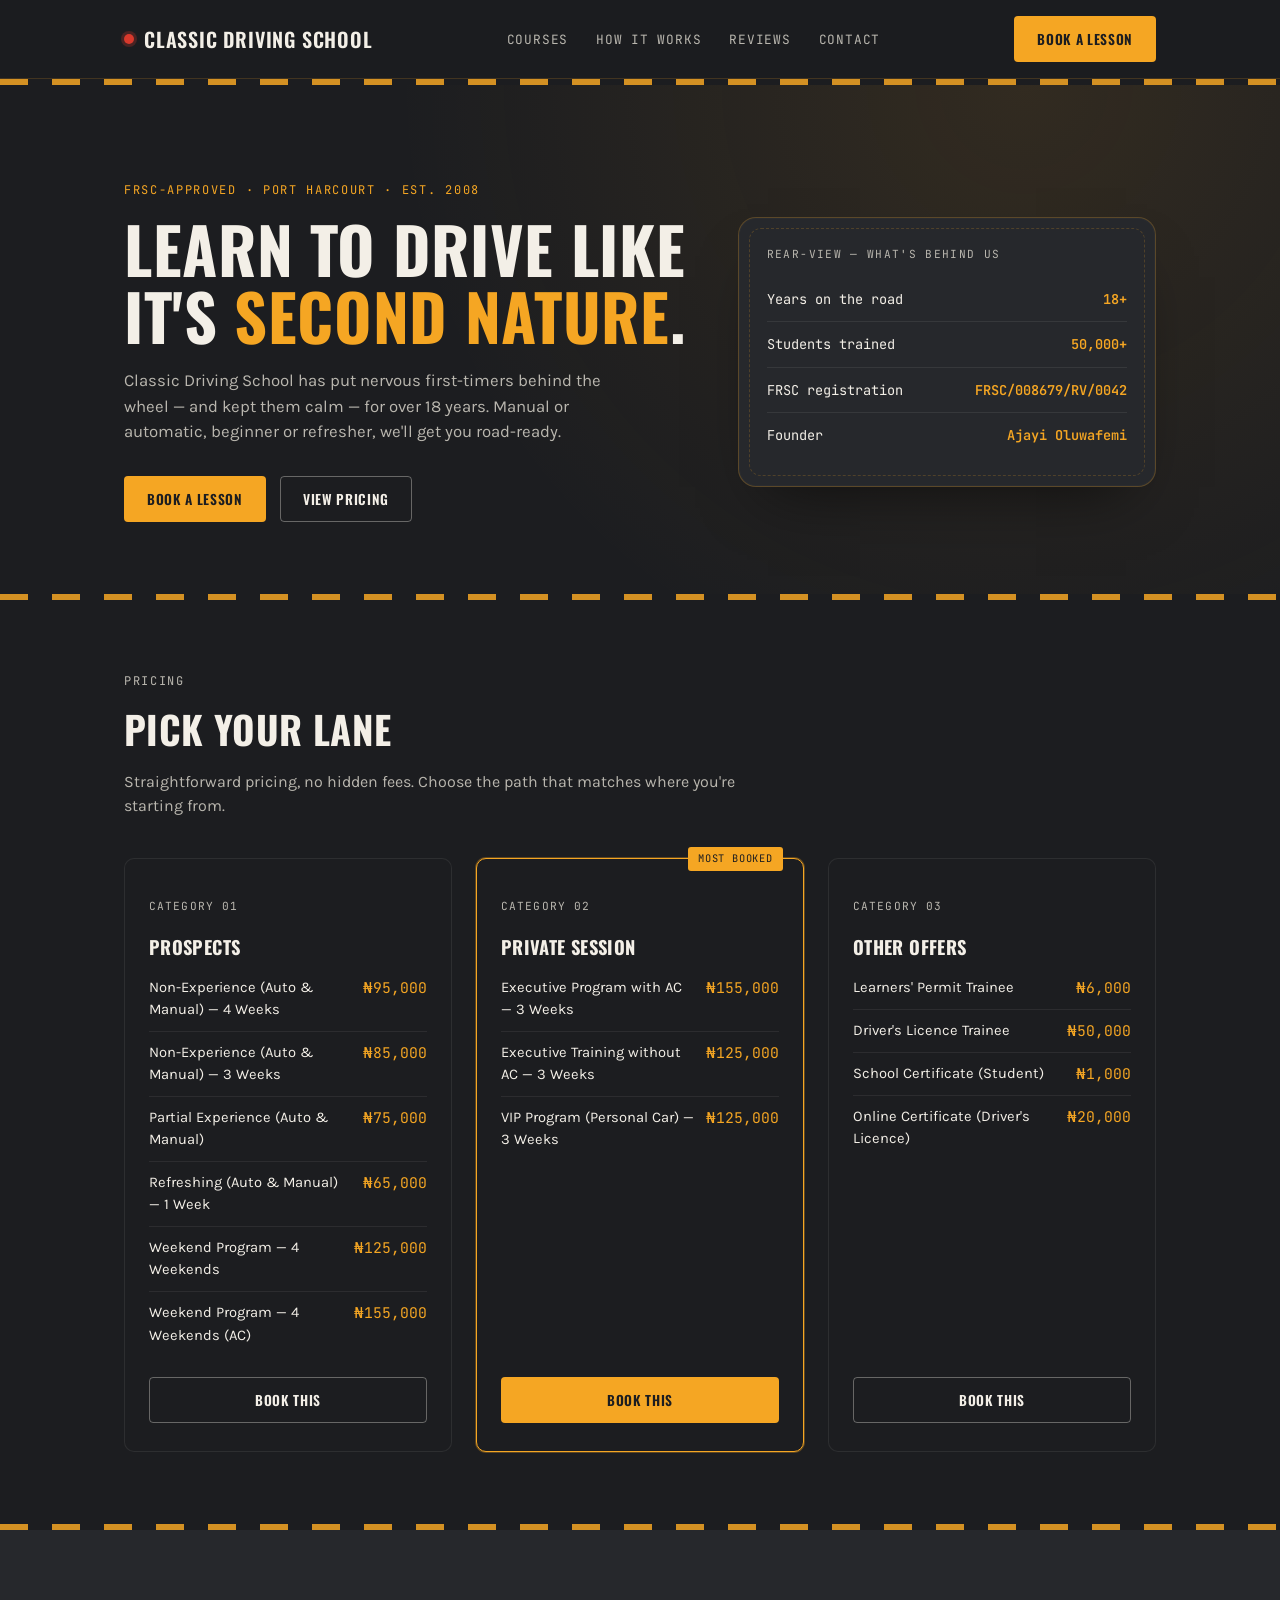
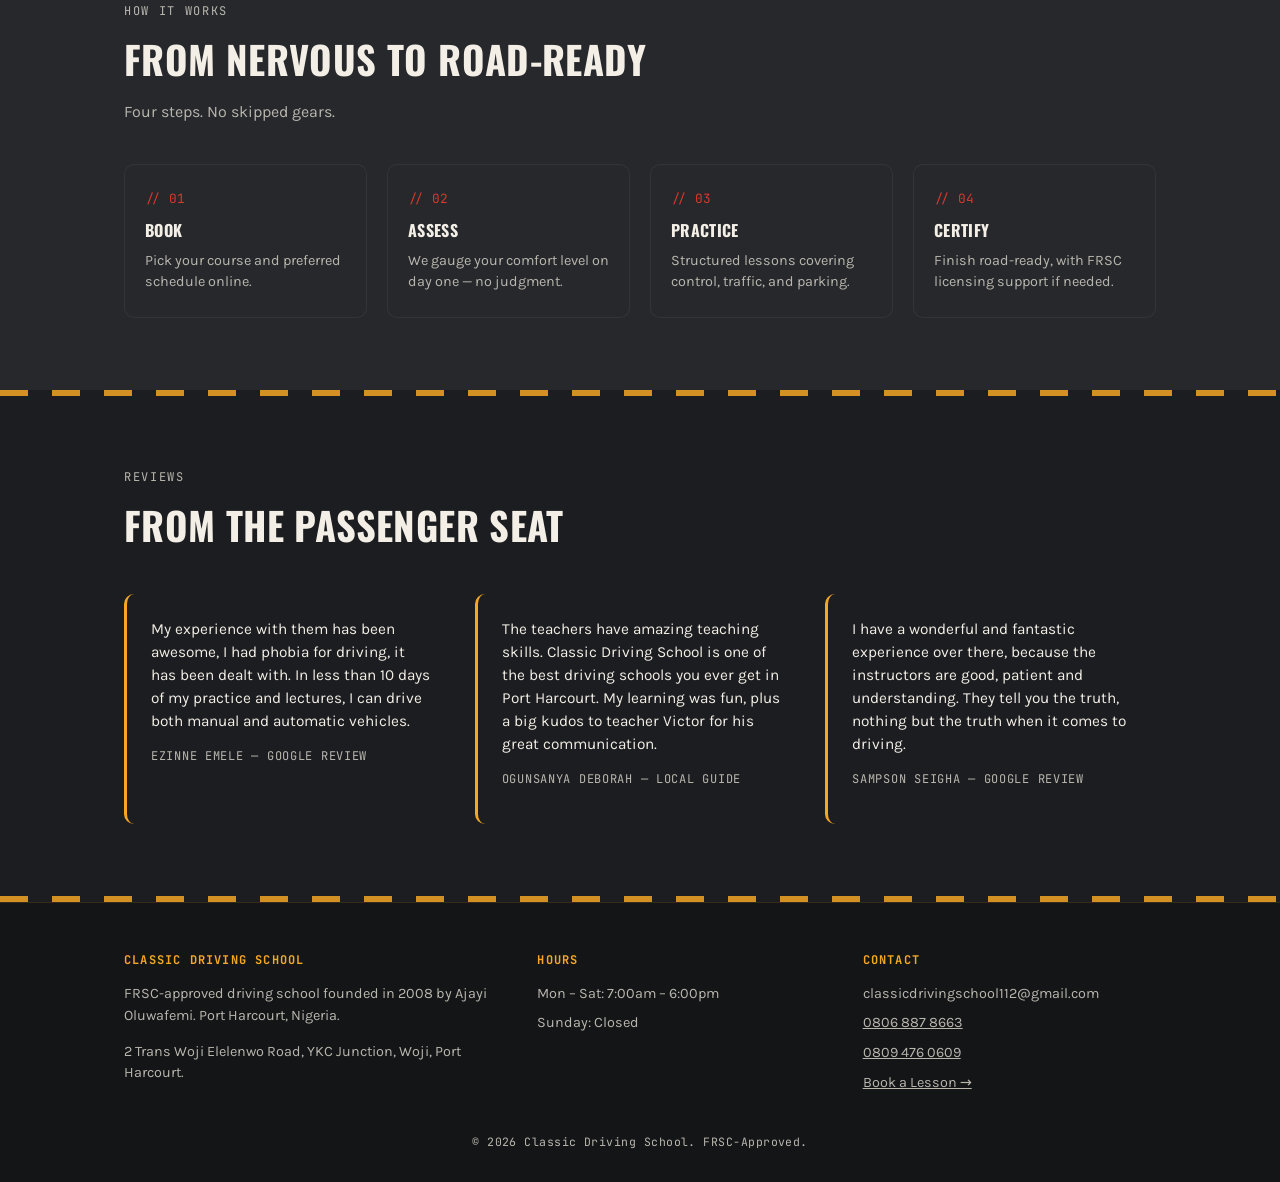
<file: index.html>
<!DOCTYPE html>
<html lang="en">
<head>
<meta charset="UTF-8" />
<meta name="viewport" content="width=device-width, initial-scale=1.0" />
<title>Classic Driving School — Learn to Drive in Port Harcourt, the Right Way</title>
<meta name="description" content="FRSC-approved driving school founded in 2008. Beginner-friendly lessons, manual & automatic transmission, flexible scheduling." />
<link rel="preconnect" href="https://fonts.googleapis.com">
<link rel="preconnect" href="https://fonts.gstatic.com" crossorigin>
<link href="https://fonts.googleapis.com/css2?family=Oswald:wght@500;600;700&family=Karla:wght@400;500;700&family=JetBrains+Mono:wght@400;500&display=swap" rel="stylesheet">
<link rel="stylesheet" href="styles.css">
</head>
<body>

<header class="site-header">
  <div class="container nav-row">
    <a class="brand" href="index.html"><span class="dot"></span>Classic Driving School</a>
    <nav class="primary-nav">
      <a href="#courses">Courses</a>
      <a href="#process">How It Works</a>
      <a href="#reviews">Reviews</a>
      <a href="#contact">Contact</a>
    </nav>
    <a class="btn btn-primary" href="book.html">Book a Lesson</a>
  </div>
</header>
<div class="lane-divider"></div>

<section class="hero">
  <div class="container hero-grid">
    <div>
      <p class="eyebrow">FRSC-Approved &middot; Port Harcourt &middot; Est. 2008</p>
      <h1 class="hero-title">Learn to drive like it's <em>second nature</em>.</h1>
      <p class="hero-sub">Classic Driving School has put nervous first-timers behind the wheel — and kept them calm — for over <span class="years-since-2008">18</span> years. Manual or automatic, beginner or refresher, we'll get you road-ready.</p>
      <div class="hero-actions">
        <a class="btn btn-primary" href="book.html">Book a Lesson</a>
        <a class="btn btn-ghost" href="#courses">View Pricing</a>
      </div>
    </div>
    <div class="mirror">
      <p class="mirror-label">Rear-View — What's Behind Us</p>
      <div class="mirror-stat-row"><span>Years on the road</span><span class="num"><span class="years-since-2008">18</span>+</span></div>
      <div class="mirror-stat-row"><span>Students trained</span><span class="num">50,000+</span></div>
      <div class="mirror-stat-row"><span>FRSC registration</span><span class="num">FRSC/008679/RV/0042</span></div>
      <div class="mirror-stat-row"><span>Founder</span><span class="num">Ajayi Oluwafemi</span></div>
    </div>
  </div>
</section>

<div class="lane-divider"></div>

<section class="section" id="courses">
  <div class="container">
    <div class="section-head">
      <p class="eyebrow">Pricing</p>
      <h2 class="section-title">Pick your lane</h2>
      <p>Straightforward pricing, no hidden fees. Choose the path that matches where you're starting from.</p>
    </div>

    <div class="pricing-grid">

      <div class="price-card">
        <p class="price-cat">Category 01</p>
        <h3>Prospects</h3>
        <ul class="price-list">
          <li><span>Non-Experience (Auto &amp; Manual) — 4 Weeks</span><span class="amount">₦95,000</span></li>
          <li><span>Non-Experience (Auto &amp; Manual) — 3 Weeks</span><span class="amount">₦85,000</span></li>
          <li><span>Partial Experience (Auto &amp; Manual)</span><span class="amount">₦75,000</span></li>
          <li><span>Refreshing (Auto &amp; Manual) — 1 Week</span><span class="amount">₦65,000</span></li>
          <li><span>Weekend Program — 4 Weekends</span><span class="amount">₦125,000</span></li>
          <li><span>Weekend Program — 4 Weekends (AC)</span><span class="amount">₦155,000</span></li>
        </ul>
        <a class="btn btn-ghost" href="book.html">Book This</a>
      </div>

      <div class="price-card featured">
        <span class="tag">Most Booked</span>
        <p class="price-cat">Category 02</p>
        <h3>Private Session</h3>
        <ul class="price-list">
          <li><span>Executive Program with AC — 3 Weeks</span><span class="amount">₦155,000</span></li>
          <li><span>Executive Training without AC — 3 Weeks</span><span class="amount">₦125,000</span></li>
          <li><span>VIP Program (Personal Car) — 3 Weeks</span><span class="amount">₦125,000</span></li>
        </ul>
        <a class="btn btn-primary" href="book.html">Book This</a>
      </div>

      <div class="price-card">
        <p class="price-cat">Category 03</p>
        <h3>Other Offers</h3>
        <ul class="price-list">
          <li><span>Learners' Permit Trainee</span><span class="amount">₦6,000</span></li>
          <li><span>Driver's Licence Trainee</span><span class="amount">₦50,000</span></li>
          <li><span>School Certificate (Student)</span><span class="amount">₦1,000</span></li>
          <li><span>Online Certificate (Driver's Licence)</span><span class="amount">₦20,000</span></li>
        </ul>
        <a class="btn btn-ghost" href="book.html">Book This</a>
      </div>

    </div>
  </div>
</section>

<div class="lane-divider"></div>

<section class="section section-alt" id="process">
  <div class="container">
    <div class="section-head">
      <p class="eyebrow">How It Works</p>
      <h2 class="section-title">From nervous to road-ready</h2>
      <p>Four steps. No skipped gears.</p>
    </div>
    <div class="steps">
      <div class="step">
        <p class="step-marker">// 01</p>
        <h4>Book</h4>
        <p>Pick your course and preferred schedule online.</p>
      </div>
      <div class="step">
        <p class="step-marker">// 02</p>
        <h4>Assess</h4>
        <p>We gauge your comfort level on day one — no judgment.</p>
      </div>
      <div class="step">
        <p class="step-marker">// 03</p>
        <h4>Practice</h4>
        <p>Structured lessons covering control, traffic, and parking.</p>
      </div>
      <div class="step">
        <p class="step-marker">// 04</p>
        <h4>Certify</h4>
        <p>Finish road-ready, with FRSC licensing support if needed.</p>
      </div>
    </div>
  </div>
</section>

<div class="lane-divider"></div>

<section class="section" id="reviews">
  <div class="container">
    <div class="section-head">
      <p class="eyebrow">Reviews</p>
      <h2 class="section-title">From the passenger seat</h2>
    </div>
    <div class="testimonial-grid">
      <div class="testimonial">
        <p class="quote">My experience with them has been awesome, I had phobia for driving, it has been dealt with. In less than 10 days of my practice and lectures, I can drive both manual and automatic vehicles.</p>
        <p class="who">Ezinne Emele — Google Review</p>
      </div>
      <div class="testimonial">
        <p class="quote">The teachers have amazing teaching skills. Classic Driving School is one of the best driving schools you ever get in Port Harcourt. My learning was fun, plus a big kudos to teacher Victor for his great communication.</p>
        <p class="who">Ogunsanya Deborah — Local Guide</p>
      </div>
      <div class="testimonial">
        <p class="quote">I have a wonderful and fantastic experience over there, because the instructors are good, patient and understanding. They tell you the truth, nothing but the truth when it comes to driving.</p>
        <p class="who">Sampson Seigha — Google Review</p>
      </div>
    </div>
  </div>
</section>

<div class="lane-divider"></div>

<footer class="site-footer" id="contact">
  <div class="container">
    <div class="footer-grid">
      <div>
        <h5>Classic Driving School</h5>
        <p>FRSC-approved driving school founded in 2008 by Ajayi Oluwafemi. Port Harcourt, Nigeria.</p>
        <p>2 Trans Woji Elelenwo Road, YKC Junction, Woji, Port Harcourt.</p>
      </div>
      <div>
        <h5>Hours</h5>
        <ul>
          <li>Mon – Sat: 7:00am – 6:00pm</li>
          <li>Sunday: Closed</li>
        </ul>
      </div>
      <div>
        <h5>Contact</h5>
        <ul>
          <li>classicdrivingschool112@gmail.com</li>
          <li><a href="tel:+2348068878663">0806 887 8663</a></li>
          <li><a href="tel:+2348094760609">0809 476 0609</a></li>
          <li><a href="book.html">Book a Lesson →</a></li>
        </ul>
      </div>
    </div>
    <div class="footer-bottom">&copy; 2026 Classic Driving School. FRSC-Approved.</div>
  </div>
</footer>

<script>
// The school opened in 2008, so the "years on the road" figure changes
// every year. Rather than leave a number in the HTML that quietly goes
// stale, work it out from today's date. The HTML still contains a
// sensible value as a fallback for anyone with JavaScript turned off.
(function () {
  const years = new Date().getFullYear() - 2008;
  document.querySelectorAll('.years-since-2008').forEach(function (el) {
    el.textContent = years;
  });
})();
</script>

</body>
</html>
</file>
<file: styles.css>
/* ===========================================================
   Classic Driving School — shared styles
   Palette: asphalt / amber / brake-red, mirror UI, lane-line dividers
   Type: Oswald (display), Karla (body), JetBrains Mono (data/utility)
   =========================================================== */

:root {
  --asphalt: #1c1d20;
  --asphalt-2: #26282c;
  --amber: #f5a623;
  --amber-dim: #c98417;
  --brake-red: #d8392c;
  --chalk: #f3efe7;
  --chalk-dim: #b9b6ae;
  --lane: repeating-linear-gradient(
    to right,
    var(--amber) 0px,
    var(--amber) 28px,
    transparent 28px,
    transparent 52px
  );

  --font-display: "Oswald", "Arial Narrow", sans-serif;
  --font-body: "Karla", system-ui, sans-serif;
  --font-mono: "JetBrains Mono", monospace;
}

* { box-sizing: border-box; }
html { scroll-behavior: smooth; }

@media (prefers-reduced-motion: reduce) {
  html { scroll-behavior: auto; }
  *, *::before, *::after {
    animation-duration: 0.01ms !important;
    animation-iteration-count: 1 !important;
    transition-duration: 0.01ms !important;
  }
}

body {
  margin: 0;
  background: var(--asphalt);
  color: var(--chalk);
  font-family: var(--font-body);
  line-height: 1.5;
  -webkit-font-smoothing: antialiased;
}

a { color: inherit; }

img { max-width: 100%; display: block; }

.container {
  width: 100%;
  max-width: 1080px;
  margin: 0 auto;
  padding: 0 24px;
}

/* ---------- Lane-line divider ---------- */
.lane-divider {
  height: 6px;
  background-image: var(--lane);
  background-size: 52px 6px;
  opacity: 0.85;
}

/* ---------- Header / nav ---------- */
header.site-header {
  position: sticky;
  top: 0;
  z-index: 50;
  background: rgba(28, 29, 32, 0.92);
  backdrop-filter: blur(6px);
  border-bottom: 1px solid rgba(245, 166, 35, 0.18);
}

.nav-row {
  display: flex;
  align-items: center;
  justify-content: space-between;
  padding: 16px 24px;
}

.brand {
  font-family: var(--font-display);
  text-transform: uppercase;
  letter-spacing: 0.04em;
  font-size: 1.25rem;
  font-weight: 600;
  color: var(--chalk);
  text-decoration: none;
  display: flex;
  align-items: center;
  gap: 10px;
}

.brand .dot {
  width: 10px;
  height: 10px;
  border-radius: 50%;
  background: var(--brake-red);
  box-shadow: 0 0 0 3px rgba(216, 57, 44, 0.25);
}

nav.primary-nav {
  display: flex;
  gap: 28px;
  font-family: var(--font-mono);
  font-size: 0.8rem;
  text-transform: uppercase;
  letter-spacing: 0.06em;
}

nav.primary-nav a {
  text-decoration: none;
  color: var(--chalk-dim);
  transition: color 0.2s ease;
}
nav.primary-nav a:hover,
nav.primary-nav a:focus-visible { color: var(--amber); }

.btn {
  display: inline-flex;
  align-items: center;
  justify-content: center;
  gap: 8px;
  font-family: var(--font-display);
  text-transform: uppercase;
  letter-spacing: 0.05em;
  font-size: 0.85rem;
  font-weight: 600;
  padding: 12px 22px;
  border-radius: 4px;
  text-decoration: none;
  border: 1px solid transparent;
  cursor: pointer;
  transition: transform 0.15s ease, background 0.2s ease, color 0.2s ease, border-color 0.2s ease;
}
.btn:focus-visible {
  outline: 3px solid var(--amber);
  outline-offset: 2px;
}
.btn-primary {
  background: var(--amber);
  color: #1c1d20;
}
.btn-primary:hover { background: #ffba47; transform: translateY(-1px); }

.btn-ghost {
  background: transparent;
  color: var(--chalk);
  border-color: rgba(243, 239, 231, 0.35);
}
.btn-ghost:hover { border-color: var(--amber); color: var(--amber); }

.btn-red {
  background: var(--brake-red);
  color: var(--chalk);
}
.btn-red:hover { background: #ef4c3d; transform: translateY(-1px); }

/* ---------- Hero ---------- */
.hero {
  position: relative;
  padding: 96px 0 72px;
  overflow: hidden;
  background:
    radial-gradient(circle at 80% 0%, rgba(245, 166, 35, 0.10), transparent 55%),
    var(--asphalt);
}

.hero-grid {
  display: grid;
  grid-template-columns: 1.15fr 0.85fr;
  gap: 48px;
  align-items: center;
}

.eyebrow {
  font-family: var(--font-mono);
  text-transform: uppercase;
  letter-spacing: 0.14em;
  font-size: 0.75rem;
  color: var(--amber);
  margin: 0 0 16px;
}

h1.hero-title {
  font-family: var(--font-display);
  font-size: clamp(2.6rem, 5vw, 4.2rem);
  line-height: 1.04;
  text-transform: uppercase;
  margin: 0 0 20px;
  letter-spacing: 0.01em;
}
h1.hero-title em {
  font-style: normal;
  color: var(--amber);
}

.hero-sub {
  font-size: 1.05rem;
  color: var(--chalk-dim);
  max-width: 480px;
  margin: 0 0 32px;
}

.hero-actions {
  display: flex;
  gap: 14px;
  flex-wrap: wrap;
}

/* Rear-view mirror motif */
.mirror {
  position: relative;
  background: var(--asphalt-2);
  border: 1px solid rgba(245, 166, 35, 0.25);
  border-radius: 18px;
  padding: 28px;
  box-shadow: 0 30px 60px -30px rgba(0,0,0,0.6), inset 0 0 0 1px rgba(255,255,255,0.02);
}
.mirror::before {
  content: "";
  position: absolute;
  inset: 10px;
  border: 1px dashed rgba(245, 166, 35, 0.2);
  border-radius: 12px;
  pointer-events: none;
}
.mirror-label {
  font-family: var(--font-mono);
  font-size: 0.7rem;
  text-transform: uppercase;
  letter-spacing: 0.12em;
  color: var(--chalk-dim);
  margin: 0 0 14px;
}
.mirror-stat-row {
  display: flex;
  justify-content: space-between;
  padding: 12px 0;
  border-bottom: 1px solid rgba(243, 239, 231, 0.08);
  font-family: var(--font-mono);
  font-size: 0.85rem;
}
.mirror-stat-row:last-child { border-bottom: none; }
.mirror-stat-row .num {
  color: var(--amber);
  font-weight: 600;
}

/* ---------- Section scaffolding ---------- */
.section {
  padding: 72px 0;
}
.section-head {
  margin-bottom: 40px;
  max-width: 620px;
}
.section-head .eyebrow { margin-bottom: 10px; }
h2.section-title {
  font-family: var(--font-display);
  text-transform: uppercase;
  font-size: clamp(1.8rem, 3vw, 2.4rem);
  margin: 0 0 12px;
  letter-spacing: 0.01em;
}
.section-head p {
  color: var(--chalk-dim);
  margin: 0;
}

.section-alt { background: var(--asphalt-2); }

/* ---------- Pricing cards ---------- */
.pricing-grid {
  display: grid;
  grid-template-columns: repeat(3, 1fr);
  gap: 24px;
}

.price-card {
  background: var(--asphalt);
  border: 1px solid rgba(243, 239, 231, 0.08);
  border-radius: 10px;
  padding: 28px 24px;
  display: flex;
  flex-direction: column;
  position: relative;
}
.price-card.featured {
  border-color: var(--amber);
  box-shadow: 0 0 0 1px rgba(245, 166, 35, 0.3);
}
.price-card .tag {
  position: absolute;
  top: -12px;
  right: 20px;
  background: var(--amber);
  color: #1c1d20;
  font-family: var(--font-mono);
  font-size: 0.65rem;
  text-transform: uppercase;
  letter-spacing: 0.08em;
  padding: 4px 10px;
  border-radius: 3px;
}
.price-card h3 {
  font-family: var(--font-display);
  text-transform: uppercase;
  font-size: 1.15rem;
  margin: 0 0 6px;
  letter-spacing: 0.02em;
}
.price-card .price-cat {
  font-family: var(--font-mono);
  font-size: 0.7rem;
  color: var(--chalk-dim);
  text-transform: uppercase;
  letter-spacing: 0.1em;
  margin-bottom: 18px;
}
.price-list {
  list-style: none;
  margin: 0 0 20px;
  padding: 0;
  flex-grow: 1;
}
.price-list li {
  display: flex;
  justify-content: space-between;
  gap: 12px;
  padding: 10px 0;
  border-top: 1px solid rgba(243, 239, 231, 0.07);
  font-size: 0.92rem;
}
.price-list li:first-child { border-top: none; }
.price-list .amount {
  font-family: var(--font-mono);
  color: var(--amber);
  white-space: nowrap;
}

/* ---------- Steps / process ---------- */
.steps {
  display: grid;
  grid-template-columns: repeat(4, 1fr);
  gap: 20px;
}
.step {
  background: var(--asphalt-2);
  border-radius: 10px;
  padding: 24px 20px;
  border: 1px solid rgba(243, 239, 231, 0.06);
}
.step .step-marker {
  font-family: var(--font-mono);
  color: var(--brake-red);
  font-size: 0.8rem;
  margin-bottom: 10px;
}
.step h4 {
  font-family: var(--font-display);
  text-transform: uppercase;
  font-size: 1rem;
  margin: 0 0 8px;
  letter-spacing: 0.02em;
}
.step p {
  color: var(--chalk-dim);
  font-size: 0.9rem;
  margin: 0;
}

/* ---------- Testimonials ---------- */
.testimonial-grid {
  display: grid;
  grid-template-columns: repeat(3, 1fr);
  gap: 20px;
}
.testimonial {
  background: var(--asphalt);
  border-radius: 10px;
  padding: 24px;
  border-left: 3px solid var(--amber);
}
.testimonial p.quote {
  margin: 0 0 14px;
  font-size: 0.96rem;
  color: var(--chalk);
}
.testimonial .who {
  font-family: var(--font-mono);
  font-size: 0.75rem;
  color: var(--chalk-dim);
  text-transform: uppercase;
  letter-spacing: 0.06em;
}

/* ---------- Footer ---------- */
footer.site-footer {
  background: #141517;
  padding: 48px 0 32px;
  border-top: 1px solid rgba(245, 166, 35, 0.15);
}
.footer-grid {
  display: grid;
  grid-template-columns: 1.3fr 1fr 1fr;
  gap: 32px;
  margin-bottom: 32px;
}
.footer-grid h5 {
  font-family: var(--font-mono);
  text-transform: uppercase;
  font-size: 0.75rem;
  letter-spacing: 0.1em;
  color: var(--amber);
  margin: 0 0 14px;
}
.footer-grid p, .footer-grid li {
  color: var(--chalk-dim);
  font-size: 0.9rem;
}
.footer-grid ul { list-style: none; padding: 0; margin: 0; }
.footer-grid li { margin-bottom: 8px; }
.footer-bottom {
  font-family: var(--font-mono);
  font-size: 0.72rem;
  color: var(--chalk-dim);
  text-align: center;
  letter-spacing: 0.04em;
}

/* ---------- Booking form ---------- */
.book-shell {
  max-width: 640px;
  margin: 0 auto;
  background: var(--asphalt-2);
  border: 1px solid rgba(245, 166, 35, 0.2);
  border-radius: 14px;
  padding: 36px;
}

.form-row {
  margin-bottom: 20px;
}
.form-row label {
  display: block;
  font-family: var(--font-mono);
  font-size: 0.72rem;
  text-transform: uppercase;
  letter-spacing: 0.08em;
  color: var(--chalk-dim);
  margin-bottom: 8px;
}
.form-row input,
.form-row select,
.form-row textarea {
  width: 100%;
  background: var(--asphalt);
  border: 1px solid rgba(243, 239, 231, 0.15);
  border-radius: 6px;
  padding: 12px 14px;
  color: var(--chalk);
  font-family: var(--font-body);
  font-size: 0.95rem;
}
.form-row input:focus,
.form-row select:focus,
.form-row textarea:focus {
  outline: none;
  border-color: var(--amber);
  box-shadow: 0 0 0 3px rgba(245, 166, 35, 0.18);
}
.two-col {
  display: grid;
  grid-template-columns: 1fr 1fr;
  gap: 16px;
}
.radio-pair {
  display: flex;
  gap: 12px;
}
.radio-pair label {
  flex: 1;
  display: flex;
  align-items: center;
  justify-content: center;
  gap: 8px;
  background: var(--asphalt);
  border: 1px solid rgba(243, 239, 231, 0.15);
  border-radius: 6px;
  padding: 12px;
  font-family: var(--font-body);
  font-size: 0.9rem;
  text-transform: none;
  letter-spacing: normal;
  cursor: pointer;
  margin-bottom: 0;
}
.radio-pair input { width: auto; margin: 0; }
.radio-pair input:checked + span { color: var(--amber); }

#form-status {
  margin-top: 16px;
  font-family: var(--font-mono);
  font-size: 0.85rem;
}
#form-status.success { color: #6fbf73; }
#form-status.error { color: var(--brake-red); }

/* ---------- Responsive ---------- */
@media (max-width: 880px) {
  .hero-grid { grid-template-columns: 1fr; }
  .pricing-grid { grid-template-columns: 1fr; }
  .steps { grid-template-columns: 1fr 1fr; }
  .testimonial-grid { grid-template-columns: 1fr; }
  .footer-grid { grid-template-columns: 1fr; }
  nav.primary-nav { display: none; }
}
@media (max-width: 560px) {
  .two-col { grid-template-columns: 1fr; }
  .steps { grid-template-columns: 1fr; }
  .book-shell { padding: 24px; }
}
</file>
